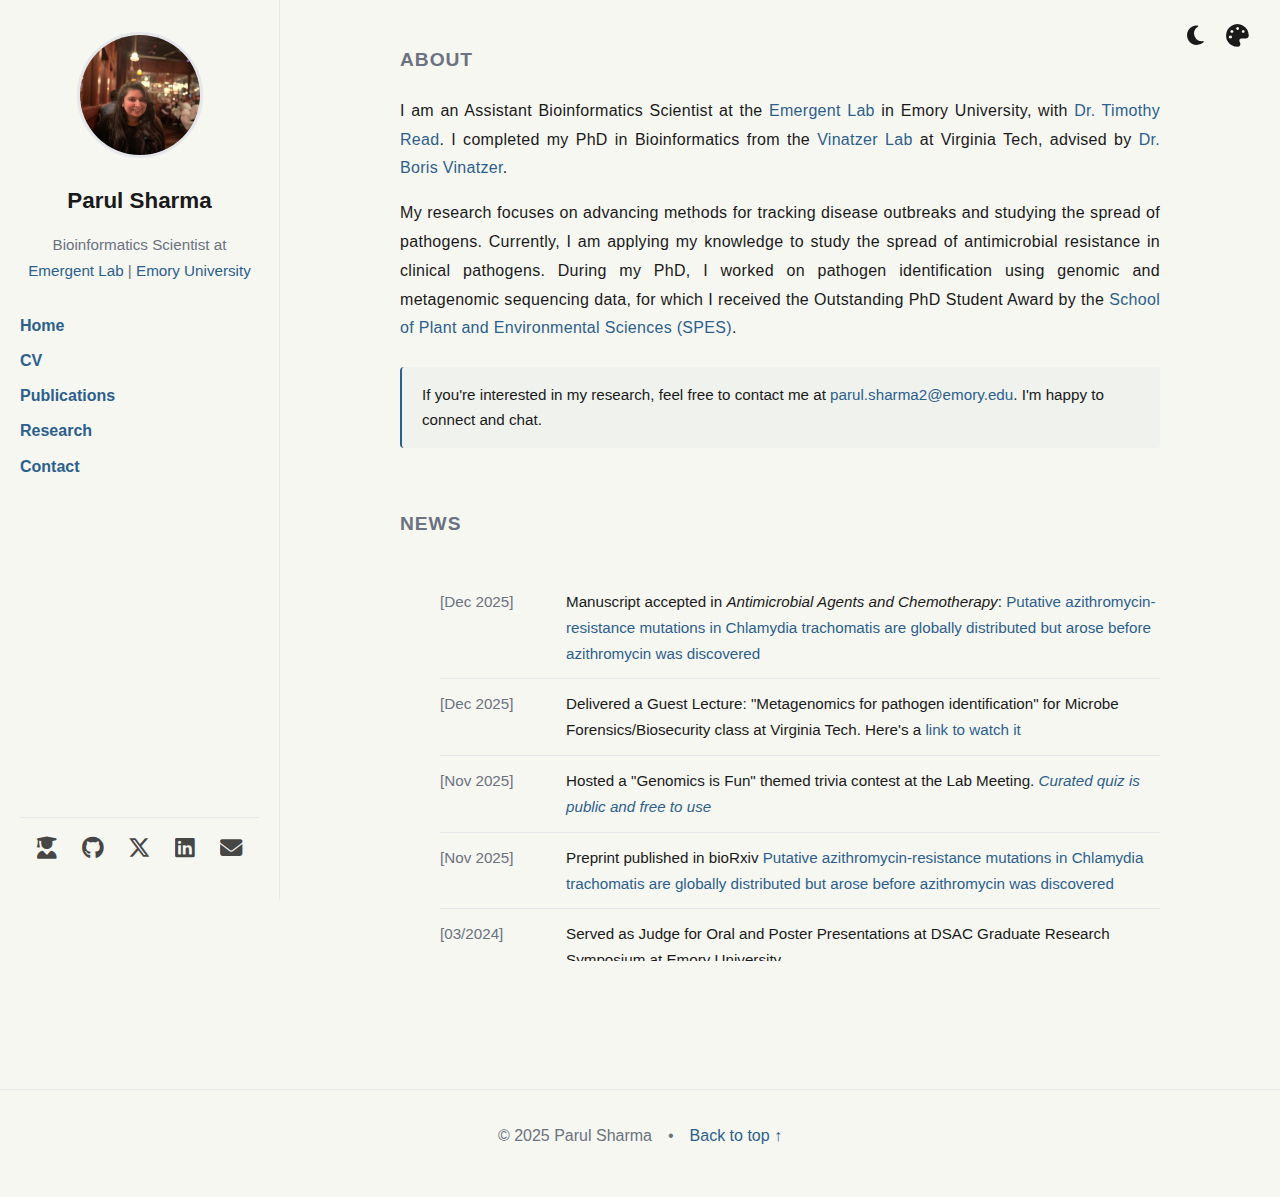
<file: index.html>
<!DOCTYPE html>
<html lang="en">
<head>
  <meta charset="UTF-8">
  <meta name="viewport" content="width=device-width, initial-scale=1.0">
  <title>Parul Sharma</title>
  <link rel="icon" href="public/fav.png">
  <link rel="stylesheet" href="styles/global.css">
  <link rel="stylesheet" href="https://cdnjs.cloudflare.com/ajax/libs/font-awesome/6.4.2/css/all.min.css">
  <script src="scripts/sidebar.js" defer></script>
  <script src="scripts/theme.js" defer></script>
</head>
<body>
  <button class="theme-toggle" onclick="cycleColorTheme()" aria-label="Cycle color theme">
    <i class="fas fa-palette"></i>
  </button>
  <button id="mode-toggle" class="mode-toggle" onclick="toggleDarkMode()" aria-label="Toggle dark mode" title="Dark mode">
    <i class="fas fa-moon"></i>
  </button>

  <div id="sidebar-root"></div>

  <div class="container with-sidebar">
    <section class="bio" id="about">
      <h2>About</h2>
      <p>I am an Assistant Bioinformatics Scientist at the <a href="https://read-lab-confederation.github.io/">Emergent Lab</a> in Emory University, with 
      <a href="https://med.emory.edu/directory/profile/?u=TREAD">Dr. Timothy Read</a>. I completed my PhD in Bioinformatics from the 
      <a href="https://sites.google.com/vt.edu/lab-vinatzer/home">Vinatzer Lab</a> at Virginia Tech, advised by 
      <a href="https://spes.vt.edu/faculty-staff/faculty/vinatzer-boris.html">Dr. Boris Vinatzer</a>.</p>
      <p>My research focuses on advancing methods for tracking disease outbreaks and studying the spread of pathogens. Currently, I am applying my knowledge to study the spread of antimicrobial resistance in clinical pathogens. During my PhD, I worked on pathogen identification using genomic and metagenomic sequencing data, for which I received the Outstanding PhD Student Award by the 
      <a href="https://spes.vt.edu/">School of Plant and Environmental Sciences (SPES)</a>.</p>
      <div class="contact-callout">
        If you're interested in my research, feel free to contact me at <a href="mailto:parul.sharma2@emory.edu">parul.sharma2@emory.edu</a>. I'm happy to connect and chat.
      </div>
    </section>

    <section class="news-section" id="news">
      <h2>News</h2>
      <div class="news-container">
        <ul class="news-list">
          <li class="news-item"><span class="news-date">[Dec 2025]</span><span class="news-content">Manuscript accepted in <i>Antimicrobial Agents and Chemotherapy</i>: <a href="https://doi.org/10.1101/2025.11.10.687758">Putative azithromycin-resistance mutations in Chlamydia trachomatis are globally distributed but arose before azithromycin was discovered</a></span></li>
          <li class="news-item"><span class="news-date">[Dec 2025]</span><span class="news-content">Delivered a Guest Lecture: "Metagenomics for pathogen identification" for Microbe Forensics/Biosecurity class at Virginia Tech. Here's a <a href="https://drive.google.com/file/d/1tACwkvIDmhfF8tt7BdsuZsK9fniXQpbe/view?usp=drive_link">link to watch it</a></span></li>
          <li class="news-item"><span class="news-date">[Nov 2025]</span><span class="news-content">Hosted a "Genomics is Fun" themed trivia contest at the Lab Meeting. <i><a href="https://www.mentimeter.com/app/presentation/alfqx1dfqscwfj1z9evqzso39e6npu6h/view?question=jb438b2w6osn">Curated quiz is public and free to use</a></i></span></li>
          <li class="news-item"><span class="news-date">[Nov 2025]</span><span class="news-content">Preprint published in bioRxiv <a href="https://doi.org/10.1101/2025.11.10.687758">Putative azithromycin-resistance mutations in Chlamydia trachomatis are globally distributed but arose before azithromycin was discovered</a></span></li>
          <li class="news-item"><span class="news-date">[03/2024]</span><span class="news-content">Served as Judge for Oral and Poster Presentations at DSAC Graduate Research Symposium at Emory University</span></li>
          <li class="news-item"><span class="news-date">[2024]</span><span class="news-content">Poster presentation: "Whole-Genome Classification and Detection of Chlamydia trachomatis Strains Using the MetaChlam Pipeline" at ASM Conference on Rapid Applied Microbial NGS, Washington DC</span></li>
          <li class="news-item"><span class="news-date">[2024]</span><span class="news-content">Poster presentation: "LINtax: Replacing taxonomy with ANI similarity thresholds for strain-level pathogen detection" at International Conference on Plant Pathogenic Bacteria, Blacksburg</span></li>
          <li class="news-item"><span class="news-date">[2024]</span><span class="news-content">Publication in <i>Phytopathology</i>: <a href="https://doi.org/10.1094/PHYTO-06-23-0212-R">A survey of xylella fastidiosa in Virginia reveals wide distribution of subspecies fastidiosa and multiplex in grapevine</a></span></li>
          <li class="news-item"><span class="news-date">[2024]</span><span class="news-content">Publication in <i>Phytopathology</i>: <a href="https://doi.org/10.1094/PHYTO-06-24-0187-R">Genotypic and phenotypic analyses show Ralstonia solanacearum cool virulence is a quantitative trait</a></span></li>
          <li class="news-item"><span class="news-date">[2024]</span><span class="news-content">Publication in <i>IEEE/ACM Transactions on Computational Biology and Bioinformatics</i>: LINgroups as a principled approach to compare and integrate multiple bacterial taxonomies</span></li>
          <li class="news-item"><span class="news-date">[2023]</span><span class="news-content">PhD successfully defended at Virginia Tech. Thesis: "Development of Bioinformatic pipelines to improve sequence-based pathogen classification and identification"</span></li>
          <li class="news-item"><span class="news-date">[2023]</span><span class="news-content">Awarded Outstanding PhD Student Award in Basic Research by the School of Plant and Environmental Sciences, Virginia Tech</span></li>
          <li class="news-item"><span class="news-date">[2023]</span><span class="news-content">Publication in <i>Frontiers in Microbiology</i>: <a href="https://doi.org/10.3389/fmicb.2023.1254999">Genomic delineation and description of species and within-species lineages in the genus Pantoea</a></span></li>
          <li class="news-item"><span class="news-date">[2023]</span><span class="news-content">Co-authored letter in <i>PhytoFrontiers</i>: <a href="https://doi.org/10.1094/PHYTOFR-06-23-0071-LE">The ralstonia research community rejects the proposal to classify phylotype I ralstonia into the new species ralstonia nicotianae</a></span></li>
          <li class="news-item"><span class="news-date">[2023]</span><span class="news-content">Conducted hands-on workshop on "LINtax: A tool to identify biosecurity pathogens from metagenomic data" at USDA-APHIS, Maryland</span></li>
          <li class="news-item"><span class="news-date">[09/2023]</span><span class="news-content">Started position as Assistant Scientist, Bioinformatics at Emory University under Dr. Timothy Read</span></li>
          <li class="news-item"><span class="news-date">[2022]</span><span class="news-content">Received Travel Grant from School of Plant and Environmental Sciences, Virginia Tech</span></li>
          <li class="news-item"><span class="news-date">[2022]</span><span class="news-content">Received Research Grant from PacBio Genomics Day, Atlanta</span></li>
          <li class="news-item"><span class="news-date">[2022]</span><span class="news-content">Publication in <i>The ISME Journal</i>: <a href="https://doi.org/10.1038/s41396-021-01140-4">Ice nucleation in a gram-positive bacterium isolated from precipitation depends on a polyketide synthase and non-ribosomal peptide synthetase</a></span></li>
          <li class="news-item"><span class="news-date">[2022]</span><span class="news-content">Publication in <i>Microbial Genomics</i>: <a href="https://doi.org/10.1099/mgen.0.000822">Investigating plant disease outbreaks with long-read metagenomics using xylella fastidiosa</a></span></li>
          <li class="news-item"><span class="news-date">[2022]</span><span class="news-content">Publication in <i>Microbial Genomics</i>: <a href="https://doi.org/10.1099/mgen.0.000791">Meta analysis of the Ralstonia solanacearum species complex based on comparative evolutionary genomics</a></span></li>
          <li class="news-item"><span class="news-date">[2022]</span><span class="news-content">Conducted hands-on workshop on "Metagenomics and Microbial Sequencing for Diagnostics" at International Phytobiomes Conference, Denver</span></li>
          <li class="news-item"><span class="news-date">[2022]</span><span class="news-content">Co-organized Panel Discussion on "Plant Disease Pandemic Prevention" at Transnational Plant Science Symposium, Virginia Tech</span></li>
          <li class="news-item"><span class="news-date">[2021]</span><span class="news-content">Received Travel Grant from Graduate Student Association Travel Fund Program, Virginia Tech</span></li>
          <li class="news-item"><span class="news-date">[2021]</span><span class="news-content">Publication in <i>Phytobiomes Journal</i>: <a href="https://doi.org/10.1094/PBIOMES-04-21-0025-R">Experimental evidence pointing to rain as a reservoir of tomato phyllosphere microbiota</a></span></li>
          <li class="news-item"><span class="news-date">[2021]</span><span class="news-content">Publication in <i>Frontiers in Genetics</i>: <a href="https://doi.org/10.3389/fgene.2021.631340">Genetic landscape of rare autoinflammatory disease variants in Qatar and Middle Eastern populations</a></span></li>
          <li class="news-item"><span class="news-date">[2021]</span><span class="news-content">Co-authored publication in <i>PLOS ONE</i>: <a href="https://doi.org/10.1371/journal.pone.0244567">DALIA—A comprehensive resource of disease alleles in Arab population</a></span></li>
          <li class="news-item"><span class="news-date">[2021]</span><span class="news-content">Poster presentation "Cool virulence: Catch me if you can" wins Best Poster at SPES Graduate Student Poster Showcase, Virginia Tech</span></li>
          <li class="news-item"><span class="news-date">[2020]</span><span class="news-content">Received Travel Grant from Plant Health 2020 conference</span></li>
          <li class="news-item"><span class="news-date">[2020]</span><span class="news-content">Won 1st Prize for Oral Presentation at American Phytopathological Society Potomac Division Meeting</span></li>
          <li class="news-item"><span class="news-date">[2020]</span><span class="news-content">Won 1st Prize for Flash Talk at Graduate Student Association Research Symposium, Virginia Tech</span></li>
          <li class="news-item"><span class="news-date">[02/14/2020]</span><span class="news-content"><strong>MEDIA COVERAGE:</strong> Featured in <a href="https://vtx.vt.edu/articles/2020/01/FLSI-vinatzer-plant-pathogen-technology.html?utm_source=cmpgn_news&utm_medium=email&utm_campaign=vtUnirelNewsDailyCMP_021720-fs">Virginia Tech News</a>: "Researchers apply new technology to identify plant pathogen strains in Virginia" for strain-level identification research</span></li>
          <li class="news-item"><span class="news-date">[2020]</span><span class="news-content">Publication in <i>Phytopathology</i>: <a href="https://doi.org/10.1094/PHYTO-09-19-0351-R">Strain-level identification of bacterial tomato pathogens directly from metagenomic sequences</a></span></li>
          <li class="news-item"><span class="news-date">[2020]</span><span class="news-content">Co-authored publication in <i>Plant Disease</i>: <a href="https://doi.org/10.1094/PDIS-06-20-1269-A">Genome resource: Ralstonia solanacearum from the 2020 US geranium introduction</a></span></li>
          <li class="news-item"><span class="news-date">[2019]</span><span class="news-content">Poster presentation "Strain-level identification of tomato pathogens from metagenomic sequences" wins Best Poster at SPES Graduate Student Poster Showcase, Virginia Tech</span></li>
          <li class="news-item"><span class="news-date">[2019]</span><span class="news-content">Presentation: "Hi Alexa! What's wrong with my tomato plant?" at Nutshell Games 2019, Virginia Tech</span></li>
          <li class="news-item"><span class="news-date">[2018]</span><span class="news-content">Started PhD in Genetics, Bioinformatics and Computational Biology at Virginia Tech under Dr. Boris Vinatzer</span></li>
          <li class="news-item"><span class="news-date">[09/24/2016]</span><span class="news-content"><strong>MEDIA COVERAGE:</strong> Research featured in <a href="https://www.natureasia.com/en/nmiddleeast/article/10.1038/nmiddleeast.2016.137">Nature Asia</a>: "Qatar exome study: An advancement in precision medicine" for pharmacogenomics work</span></li>
          <li class="news-item"><span class="news-date">[2016]</span><span class="news-content">Publication in <i>Pharmacogenomics</i>: <a href="https://doi.org/10.2217/pgs-2016-0130">Landscape of warfarin and clopidogrel pharmacogenetic variants in Qatari population from whole exome datasets</a></span></li>
          <li class="news-item"><span class="news-date">[2016]</span><span class="news-content">Co-authored publication in <i>Journal of Applied Microbiology</i>: <a href="https://doi.org/10.1111/jam.13078">Escherichia coli biofilm: Development and therapeutic strategies</a></span></li>
          <li class="news-item"><span class="news-date">[2015]</span><span class="news-content">Received Complete Tuition Waiver for Master's degree from Department of Biotechnology, India</span></li>
          <li class="news-item"><span class="news-date">[2015]</span><span class="news-content">Received Scholarship for qualifying the Graduate Aptitude Test in Engineering from Ministry of Human Resource Development, Government of India</span></li>
        </ul>
      </div>
    </section>
  </div>

  <footer>
    <div class="footer-content">
      <span>&copy; 2025 Parul Sharma</span>
      <span>•</span>
      <a href="#" class="back-to-top" onclick="scrollToTop(event)">Back to top ↑</a>
    </div>
  </footer>
</body>
</html>
</file>
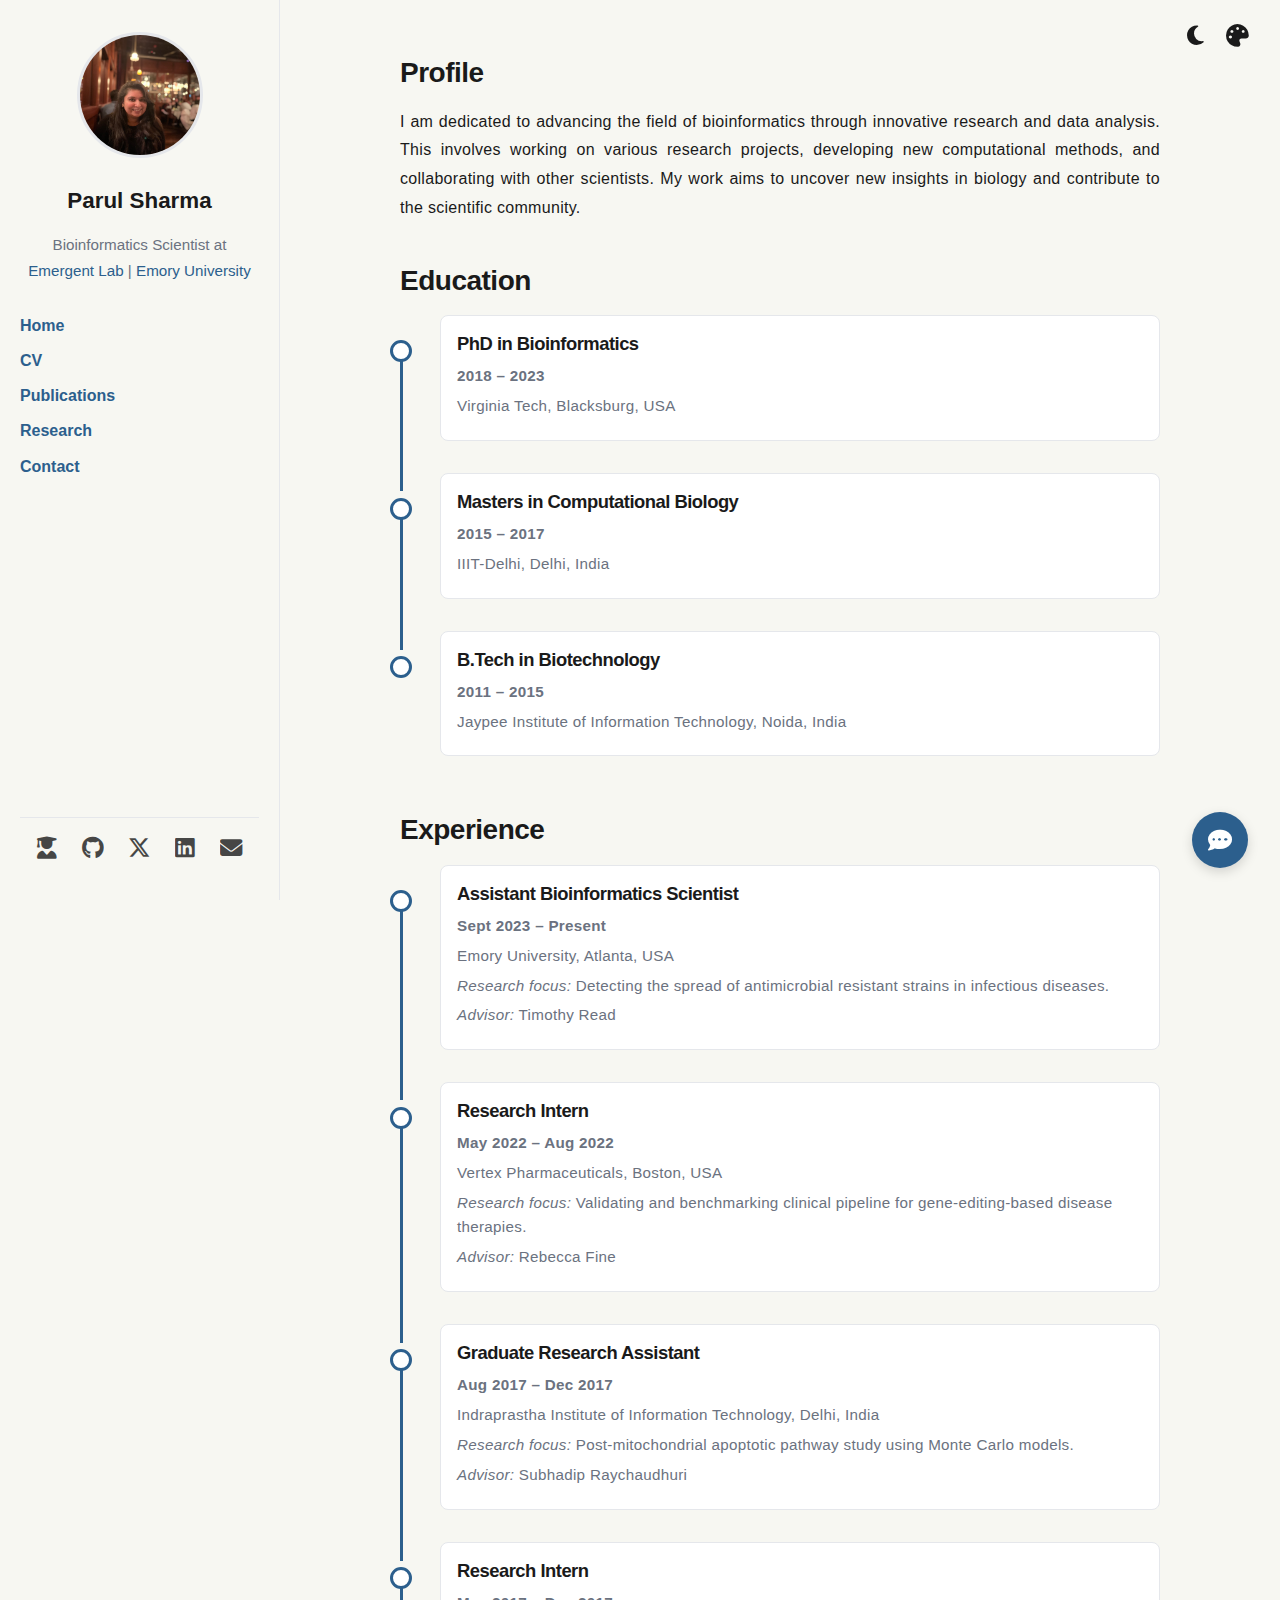
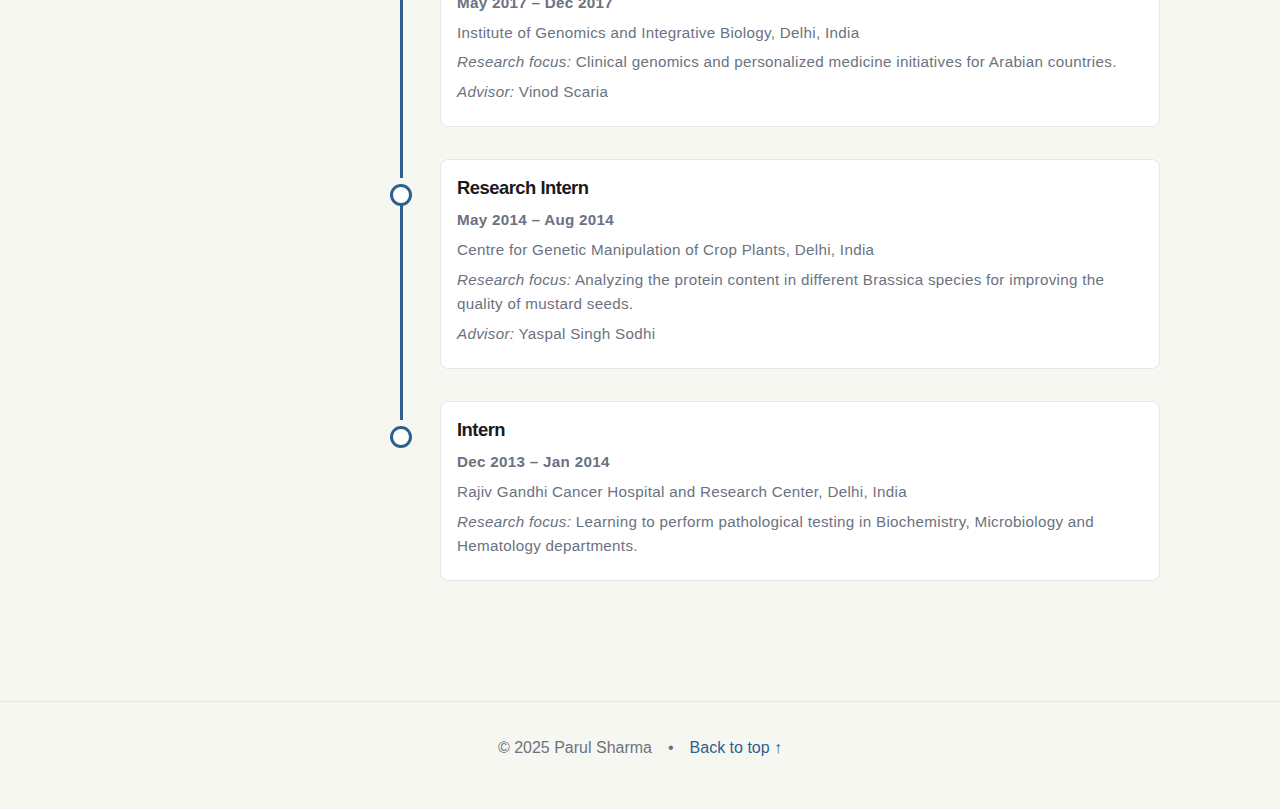
<file: cv.html>
<!DOCTYPE html>
<html lang="en">
<head>
  <meta charset="UTF-8">
  <meta name="viewport" content="width=device-width, initial-scale=1.0">
  <title>Parul Sharma | CV</title>
  <link rel="stylesheet" href="styles/global.css">
  <link rel="stylesheet" href="https://cdnjs.cloudflare.com/ajax/libs/font-awesome/6.4.2/css/all.min.css">
  <script src="scripts/sidebar.js" defer></script>
  <script src="scripts/theme.js" defer></script>
  <script src="scripts/feedback.js" defer></script>
</head>
<body>
  <button class="theme-toggle" onclick="cycleColorTheme()" aria-label="Cycle color theme">
    <i class="fas fa-palette"></i>
  </button>
  <button id="mode-toggle" class="mode-toggle" onclick="toggleDarkMode()" aria-label="Toggle dark mode" title="Dark mode">
    <i class="fas fa-moon"></i>
  </button>
  <div id="sidebar-root"></div>
  <div class="container with-sidebar">
  <main>
    <section class="section">
      <h2 class="section-title">Profile</h2>
      <p class="mb-10 text-justify">I am dedicated to advancing the field of bioinformatics through innovative research and data analysis. This involves working on various research projects, developing new computational methods, and collaborating with other scientists. My work aims to uncover new insights in biology and contribute to the scientific community.</p>
    </section>
    <section class="section">
      <h2 class="section-title">Education</h2>
      <div class="timeline">
        <div class="card">
          <h3>PhD in Bioinformatics</h3>
          <p><strong>2018 – 2023</strong></p>
          <p>Virginia Tech, Blacksburg, USA</p>
        </div>
        <div class="card">
          <h3>Masters in Computational Biology</h3>
          <p><strong>2015 – 2017</strong></p>
          <p>IIIT-Delhi, Delhi, India</p>
        </div>
        <div class="card">
          <h3>B.Tech in Biotechnology</h3>
          <p><strong>2011 – 2015</strong></p>
          <p>Jaypee Institute of Information Technology, Noida, India</p>
        </div>
      </div>
    </section>
    <section class="section">
      <h2 class="section-title">Experience</h2>
      <div class="timeline">
        <div class="card">
          <h3>Assistant Bioinformatics Scientist</h3>
          <p><strong>Sept 2023 – Present</strong></p>
          <p>Emory University, Atlanta, USA</p>
          <p><em>Research focus:</em> Detecting the spread of antimicrobial resistant strains in infectious diseases.</p>
          <p><em>Advisor:</em> Timothy Read</p>
        </div>
        <div class="card">
          <h3>Research Intern</h3>
          <p><strong>May 2022 – Aug 2022</strong></p>
          <p>Vertex Pharmaceuticals, Boston, USA</p>
          <p><em>Research focus:</em> Validating and benchmarking clinical pipeline for gene-editing-based disease therapies.</p>
          <p><em>Advisor:</em> Rebecca Fine</p>
        </div>
        <div class="card">
          <h3>Graduate Research Assistant</h3>
          <p><strong>Aug 2017 – Dec 2017</strong></p>
          <p>Indraprastha Institute of Information Technology, Delhi, India</p>
          <p><em>Research focus:</em> Post-mitochondrial apoptotic pathway study using Monte Carlo models.</p>
          <p><em>Advisor:</em> Subhadip Raychaudhuri</p>
        </div>
        <div class="card">
          <h3>Research Intern</h3>
          <p><strong>May 2017 – Dec 2017</strong></p>
          <p>Institute of Genomics and Integrative Biology, Delhi, India</p>
          <p><em>Research focus:</em> Clinical genomics and personalized medicine initiatives for Arabian countries.</p>
          <p><em>Advisor:</em> Vinod Scaria</p>
        </div>
        <div class="card">
          <h3>Research Intern</h3>
          <p><strong>May 2014 – Aug 2014</strong></p>
          <p>Centre for Genetic Manipulation of Crop Plants, Delhi, India</p>
          <p><em>Research focus:</em> Analyzing the protein content in different Brassica species for improving the quality of mustard seeds.</p>
          <p><em>Advisor:</em> Yaspal Singh Sodhi</p>
        </div>
        <div class="card">
          <h3>Intern</h3>
          <p><strong>Dec 2013 – Jan 2014</strong></p>
          <p>Rajiv Gandhi Cancer Hospital and Research Center, Delhi, India</p>
          <p><em>Research focus:</em> Learning to perform pathological testing in Biochemistry, Microbiology and Hematology departments.</p>
        </div>
      </div>
    </section>
  </main>
  </div>
  <footer>
    <div class="footer-content">
      <span>&copy; 2025 Parul Sharma</span>
      <span>•</span>
      <a href="#" class="back-to-top" onclick="scrollToTop(event)">Back to top ↑</a>
    </div>
  </footer>
  
</body>
</html>
</file>
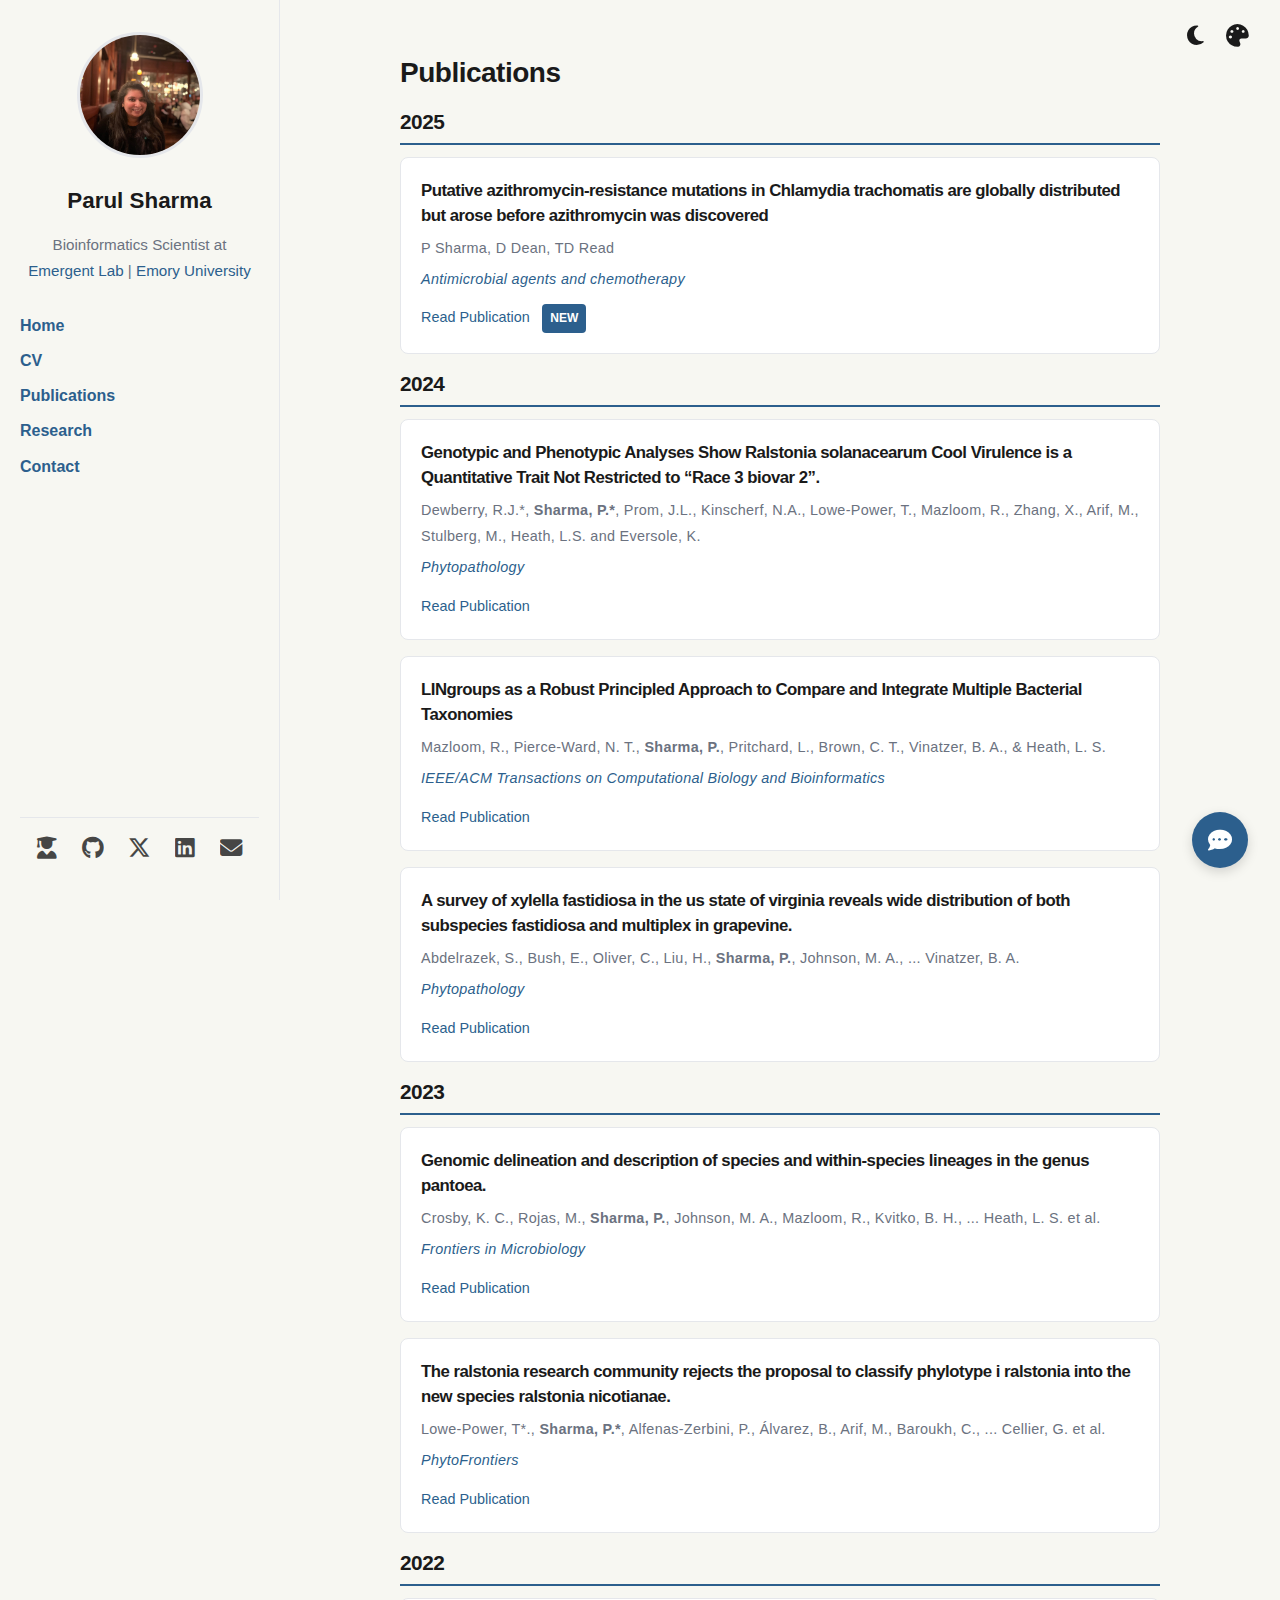
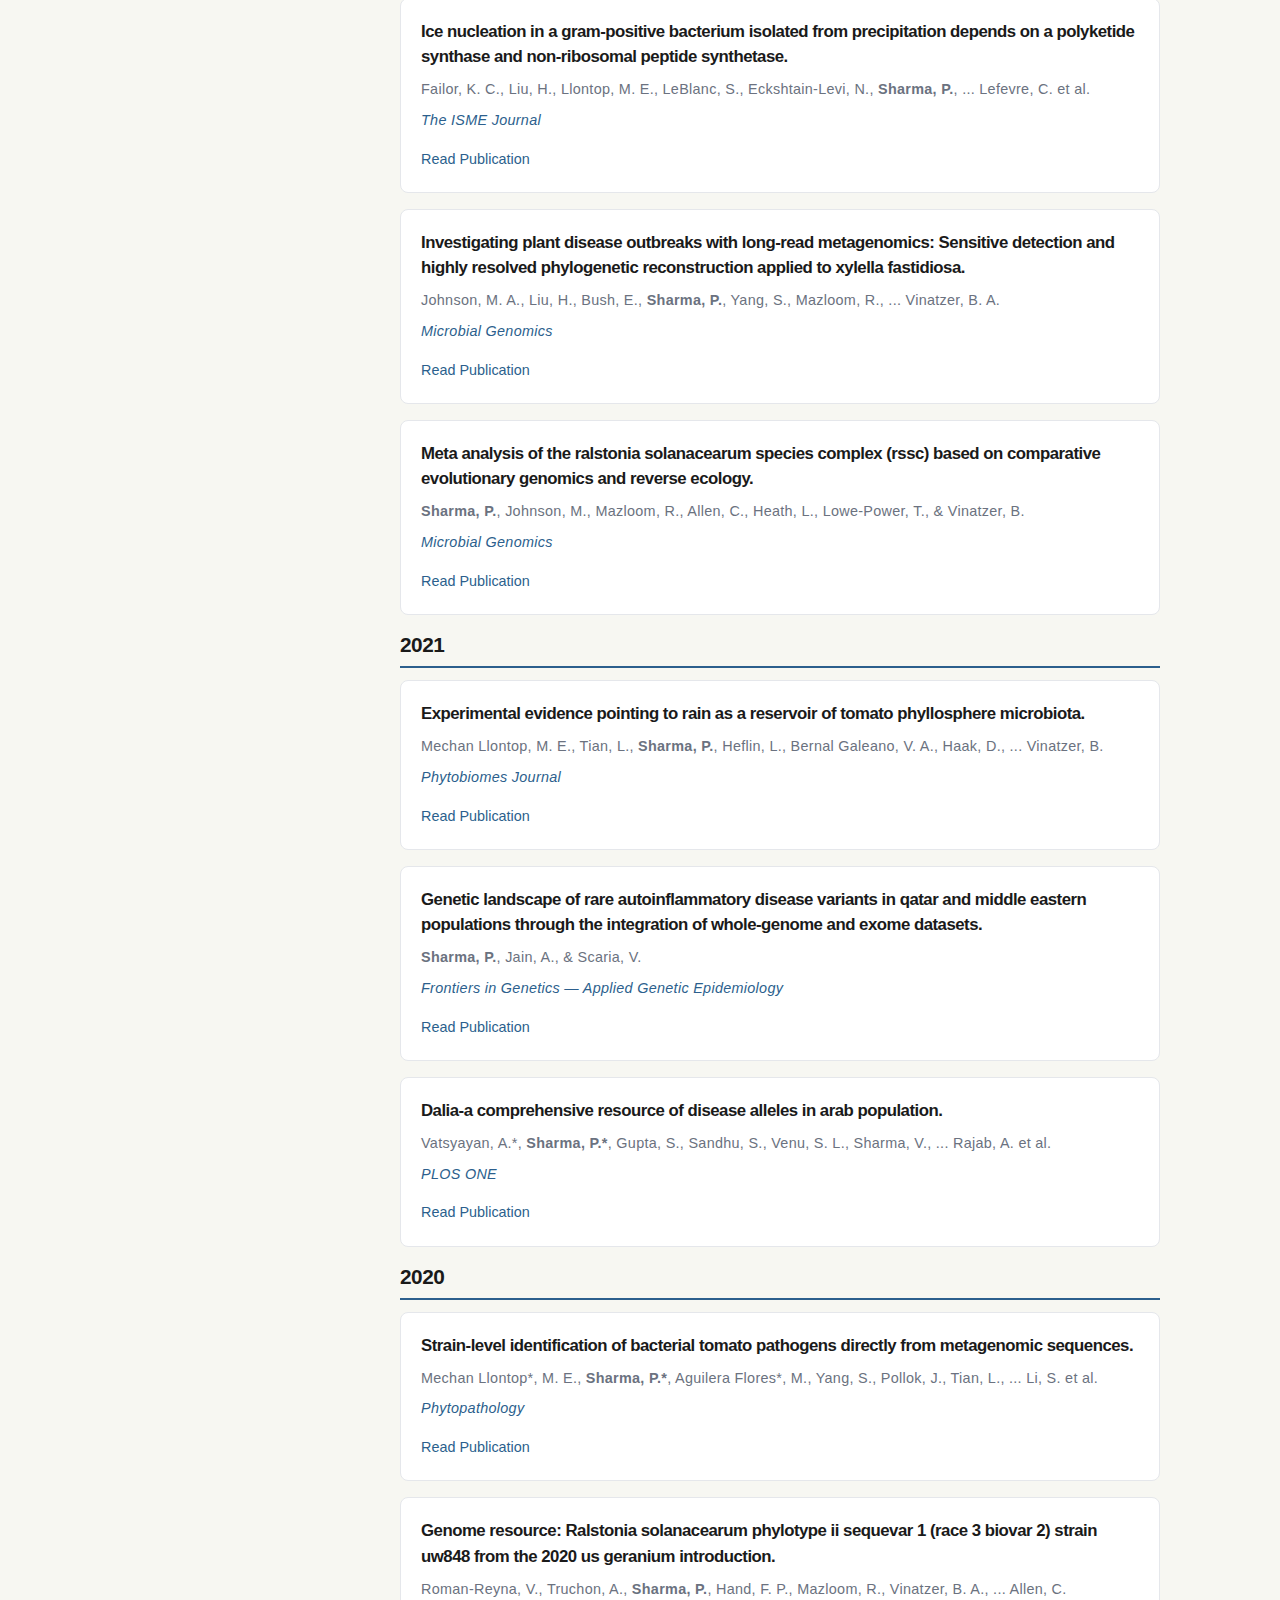
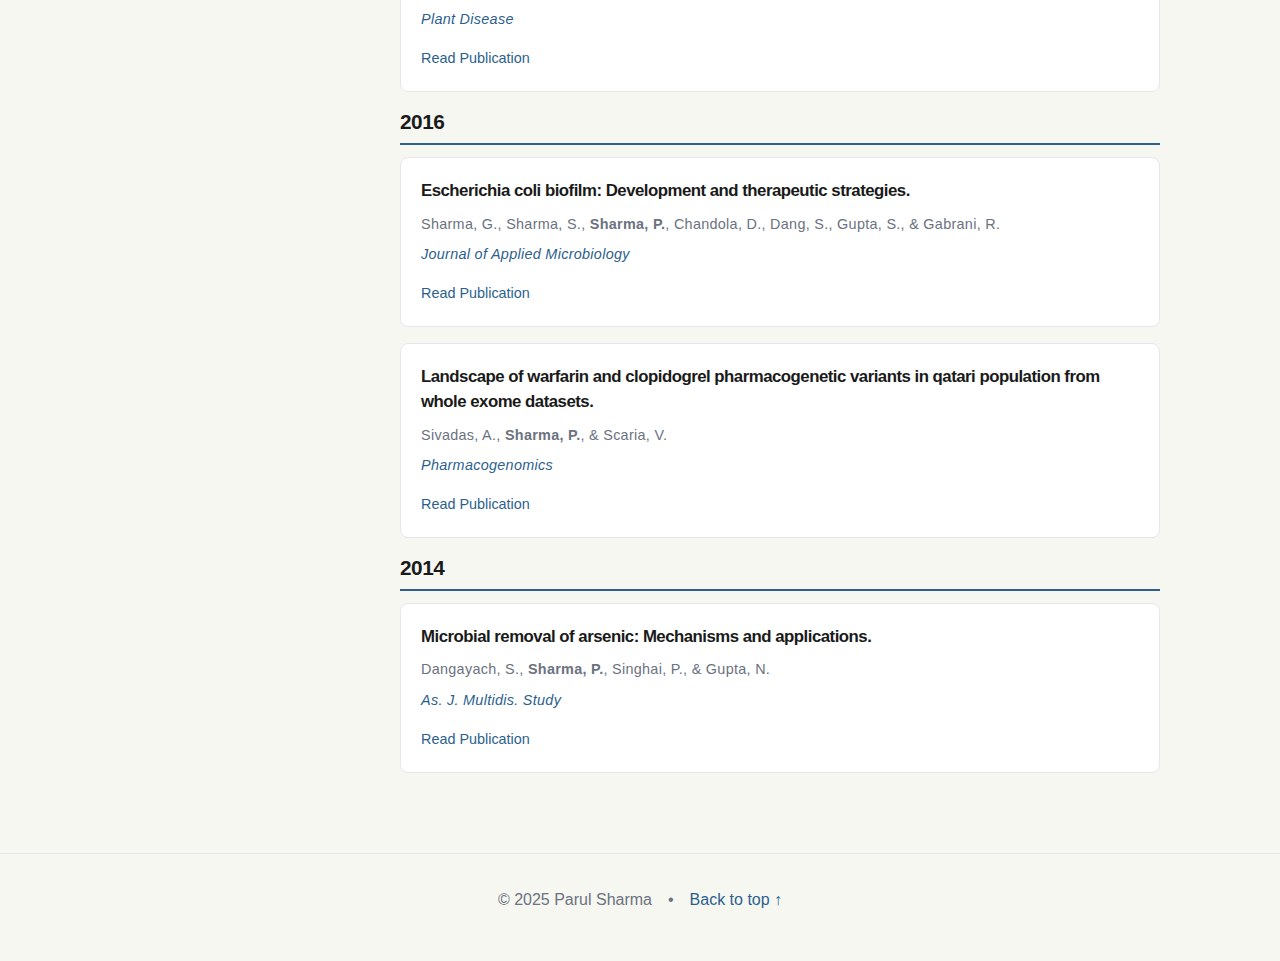
<file: publications.html>
<!DOCTYPE html>
<html lang="en">
<head>
  <meta charset="UTF-8">
  <meta name="viewport" content="width=device-width, initial-scale=1.0">
  <title>Parul Sharma | Publications</title>
  <link rel="stylesheet" href="styles/global.css">
  <link rel="stylesheet" href="https://cdnjs.cloudflare.com/ajax/libs/font-awesome/6.4.2/css/all.min.css">
  <script src="scripts/sidebar.js" defer></script>
  <script src="scripts/theme.js" defer></script>
  <script src="scripts/feedback.js" defer></script>
</head>
<body>
  <button class="theme-toggle" onclick="cycleColorTheme()" aria-label="Cycle color theme">
    <i class="fas fa-palette"></i>
  </button>
  <button id="mode-toggle" class="mode-toggle" onclick="toggleDarkMode()" aria-label="Toggle dark mode" title="Dark mode">
    <i class="fas fa-moon"></i>
  </button>
  <div id="sidebar-root"></div>
  <div class="container with-sidebar">
  <main>
    <section>
      <h2 class="section-title">Publications</h2>
      <div class="year-section">
        <h3 class="publication-year-header">2025</h3>
        <div class="publication-card">
          <h4>Putative azithromycin-resistance mutations in Chlamydia trachomatis are globally distributed but arose before azithromycin was discovered</h4>
          <p>P Sharma, D Dean, TD Read</p>
          <p><i>Antimicrobial agents and chemotherapy</i></p>
          <a href="https://doi.org/10.1101/2025.11.10.687758" target="_blank">Read Publication</a>
          <span class="badge">NEW</span>
        </div>
      </div>
      <div class="year-section">
        <h3 class="publication-year-header">2024</h3>
        <div class="publication-card">
          <h4>Genotypic and Phenotypic Analyses Show Ralstonia solanacearum Cool Virulence is a Quantitative Trait Not Restricted to “Race 3 biovar 2”.</h4>
          <p>Dewberry, R.J.*, <b>Sharma, P.*</b>, Prom, J.L., Kinscherf, N.A., Lowe-Power, T., Mazloom, R., Zhang, X., Arif, M., Stulberg, M., Heath, L.S. and Eversole, K.</p>
          <p><i>Phytopathology</i></p>
          <a href="https://apsjournals.apsnet.org/doi/abs/10.1094/PHYTO-06-24-0187-R" target="_blank">Read Publication</a>
          
        </div>
        <div class="publication-card">
          <h4>LINgroups as a Robust Principled Approach to Compare and Integrate Multiple Bacterial Taxonomies</h4>
          <p>Mazloom, R., Pierce-Ward, N. T., <b>Sharma, P.</b>, Pritchard, L., Brown, C. T., Vinatzer, B. A., & Heath, L. S.</p>
          <p><i>IEEE/ACM Transactions on Computational Biology and Bioinformatics</i></p>
          <a href="https://ieeexplore.ieee.org/abstract/document/10706828" target="_blank">Read Publication</a>
        </div>
        <div class="publication-card">
          <h4>A survey of xylella fastidiosa in the us state of virginia reveals wide distribution of both subspecies fastidiosa and multiplex in grapevine.</h4>
          <p>Abdelrazek, S., Bush, E., Oliver, C., Liu, H., <b>Sharma, P.</b>, Johnson, M. A., ... Vinatzer, B. A.</p>
          <p><i>Phytopathology</i></p>
          <a href="https://doi.org/10.1094/PHYTO-06-23-0212-R" target="_blank">Read Publication</a>
          
        </div>
      </div>
      <div class="year-section">
        <h3 class="publication-year-header">2023</h3>
        <div class="publication-card">
          <h4>Genomic delineation and description of species and within-species lineages in the genus pantoea.</h4>
          <p>Crosby, K. C., Rojas, M., <b>Sharma, P.</b>, Johnson, M. A., Mazloom, R., Kvitko, B. H., ... Heath, L. S. et al.</p>
          <p><i>Frontiers in Microbiology</i></p>
          <a href="https://doi.org/10.3389/fmicb.2023.1254999" target="_blank">Read Publication</a>
        </div>
        <div class="publication-card">
          <h4>The ralstonia research community rejects the proposal to classify phylotype i ralstonia into the new species ralstonia nicotianae.</h4>
          <p>Lowe-Power, T*., <b>Sharma, P.*</b>, Alfenas-Zerbini, P., Álvarez, B., Arif, M., Baroukh, C., ... Cellier, G. et al.</p>
          <p><i>PhytoFrontiers</i></p>
          <a href="https://doi.org/10.1094/PHYTOFR-06-23-0071-LE" target="_blank">Read Publication</a>
        </div>
      </div>
      <div class="year-section">
        <h3 class="publication-year-header">2022</h3>
        <div class="publication-card">
          <h4>Ice nucleation in a gram-positive bacterium isolated from precipitation depends on a polyketide synthase and non-ribosomal peptide synthetase.</h4>
          <p>Failor, K. C., Liu, H., Llontop, M. E., LeBlanc, S., Eckshtain-Levi, N., <b>Sharma, P.</b>, ... Lefevre, C. et al.</p>
          <p><i>The ISME Journal</i></p>
          <a href="https://doi.org/10.1038/s41396-021-01140-4" target="_blank">Read Publication</a>
        </div>
        <div class="publication-card">
          <h4>Investigating plant disease outbreaks with long-read metagenomics: Sensitive detection and highly resolved phylogenetic reconstruction applied to xylella fastidiosa.</h4>
          <p>Johnson, M. A., Liu, H., Bush, E., <b>Sharma, P.</b>, Yang, S., Mazloom, R., ... Vinatzer, B. A.</p>
          <p><i>Microbial Genomics</i></p>
          <a href="https://doi.org/10.1099/mgen.0.000822" target="_blank">Read Publication</a>
        </div>
        <div class="publication-card">
          <h4>Meta analysis of the ralstonia solanacearum species complex (rssc) based on comparative evolutionary genomics and reverse ecology.</h4>
          <p><b>Sharma, P.</b>, Johnson, M., Mazloom, R., Allen, C., Heath, L., Lowe-Power, T., & Vinatzer, B.</p>
          <p><i>Microbial Genomics</i></p>
          <a href="https://doi.org/10.1099/mgen.0.000791" target="_blank">Read Publication</a>
        </div>
      </div>
      <div class="year-section">
        <h3 class="publication-year-header">2021</h3>
        <div class="publication-card">
          <h4>Experimental evidence pointing to rain as a reservoir of tomato phyllosphere microbiota.</h4>
          <p>Mechan Llontop, M. E., Tian, L., <b>Sharma, P.</b>, Heflin, L., Bernal Galeano, V. A., Haak, D., ... Vinatzer, B.</p>
          <p><i>Phytobiomes Journal</i></p>
          <a href="https://doi.org/10.1038/s41396-021-01140-4" target="_blank">Read Publication</a>
        </div>
        <div class="publication-card">
          <h4>Genetic landscape of rare autoinflammatory disease variants in qatar and middle eastern populations through the integration of whole-genome and exome datasets.</h4>
          <p><b>Sharma, P.</b>, Jain, A., & Scaria, V.</p>
          <p><i>Frontiers in Genetics — Applied Genetic Epidemiology</i></p>
          <a href="https://doi.org/10.3389/fgene.2021.631340" target="_blank">Read Publication</a>
        </div>
        <div class="publication-card">
          <h4>Dalia-a comprehensive resource of disease alleles in arab population.</h4>
          <p>Vatsyayan, A.*, <b>Sharma, P.*</b>, Gupta, S., Sandhu, S., Venu, S. L., Sharma, V., ... Rajab, A. et al.</p>
          <p><i>PLOS ONE</i></p>
          <a href="https://doi.org/10.1371/journal.pone.0244567" target="_blank">Read Publication</a>
        </div>
      </div>
      <div class="year-section">
        <h3 class="publication-year-header">2020</h3>
        <div class="publication-card">
          <h4>Strain-level identification of bacterial tomato pathogens directly from metagenomic sequences.</h4>
          <p>Mechan Llontop*, M. E., <b>Sharma, P.*</b>, Aguilera Flores*, M., Yang, S., Pollok, J., Tian, L., ... Li, S. et al.</p>
          <p><i>Phytopathology</i></p>
          <a href="https://doi.org/10.1094/PHYTO-09-19-0351-R" target="_blank">Read Publication</a>
        </div>
        <div class="publication-card">
          <h4>Genome resource: Ralstonia solanacearum phylotype ii sequevar 1 (race 3 biovar 2) strain uw848 from the 2020 us geranium introduction.</h4>
          <p>Roman-Reyna, V., Truchon, A., <b>Sharma, P.</b>, Hand, F. P., Mazloom, R., Vinatzer, B. A., ... Allen, C.</p>
          <p><i>Plant Disease</i></p>
          <a href="https://doi.org/10.1094/PDIS-06-20-1269-A" target="_blank">Read Publication</a>
        </div>
      </div>
      <div class="year-section">
        <h3 class="publication-year-header">2016</h3>
        <div class="publication-card">
          <h4>Escherichia coli biofilm: Development and therapeutic strategies.</h4>
          <p>Sharma, G., Sharma, S., <b>Sharma, P.</b>, Chandola, D., Dang, S., Gupta, S., & Gabrani, R.</p>
          <p><i>Journal of Applied Microbiology</i></p>
          <a href="https://doi.org/10.1111/jam.13078" target="_blank">Read Publication</a>
        </div>
        <div class="publication-card">
          <h4>Landscape of warfarin and clopidogrel pharmacogenetic variants in qatari population from whole exome datasets.</h4>
          <p>Sivadas, A., <b>Sharma, P.</b>, & Scaria, V.</p>
          <p><i>Pharmacogenomics</i></p>
          <a href="https://doi.org/10.2217/pgs-2016-0130" target="_blank">Read Publication</a>
        </div>
      </div>
      <div class="year-section">
        <h3 class="publication-year-header">2014</h3>
        <div class="publication-card">
          <h4>Microbial removal of arsenic: Mechanisms and applications.</h4>
          <p>Dangayach, S., <b>Sharma, P.</b>, Singhai, P., & Gupta, N.</p>
          <p><i>As. J. Multidis. Study</i></p>
          <a href="#" target="_blank">Read Publication</a>
        </div>
      </div>
      <!-- Add more years and publications as needed, following the same structure -->
    </section>
  </main>
  </div>
  <footer>
    <div class="footer-content">
      <span>&copy; 2025 Parul Sharma</span>
      <span>•</span>
      <a href="#" class="back-to-top" onclick="scrollToTop(event)">Back to top ↑</a>
    </div>
  </footer>
  
</body>
</html>
</file>
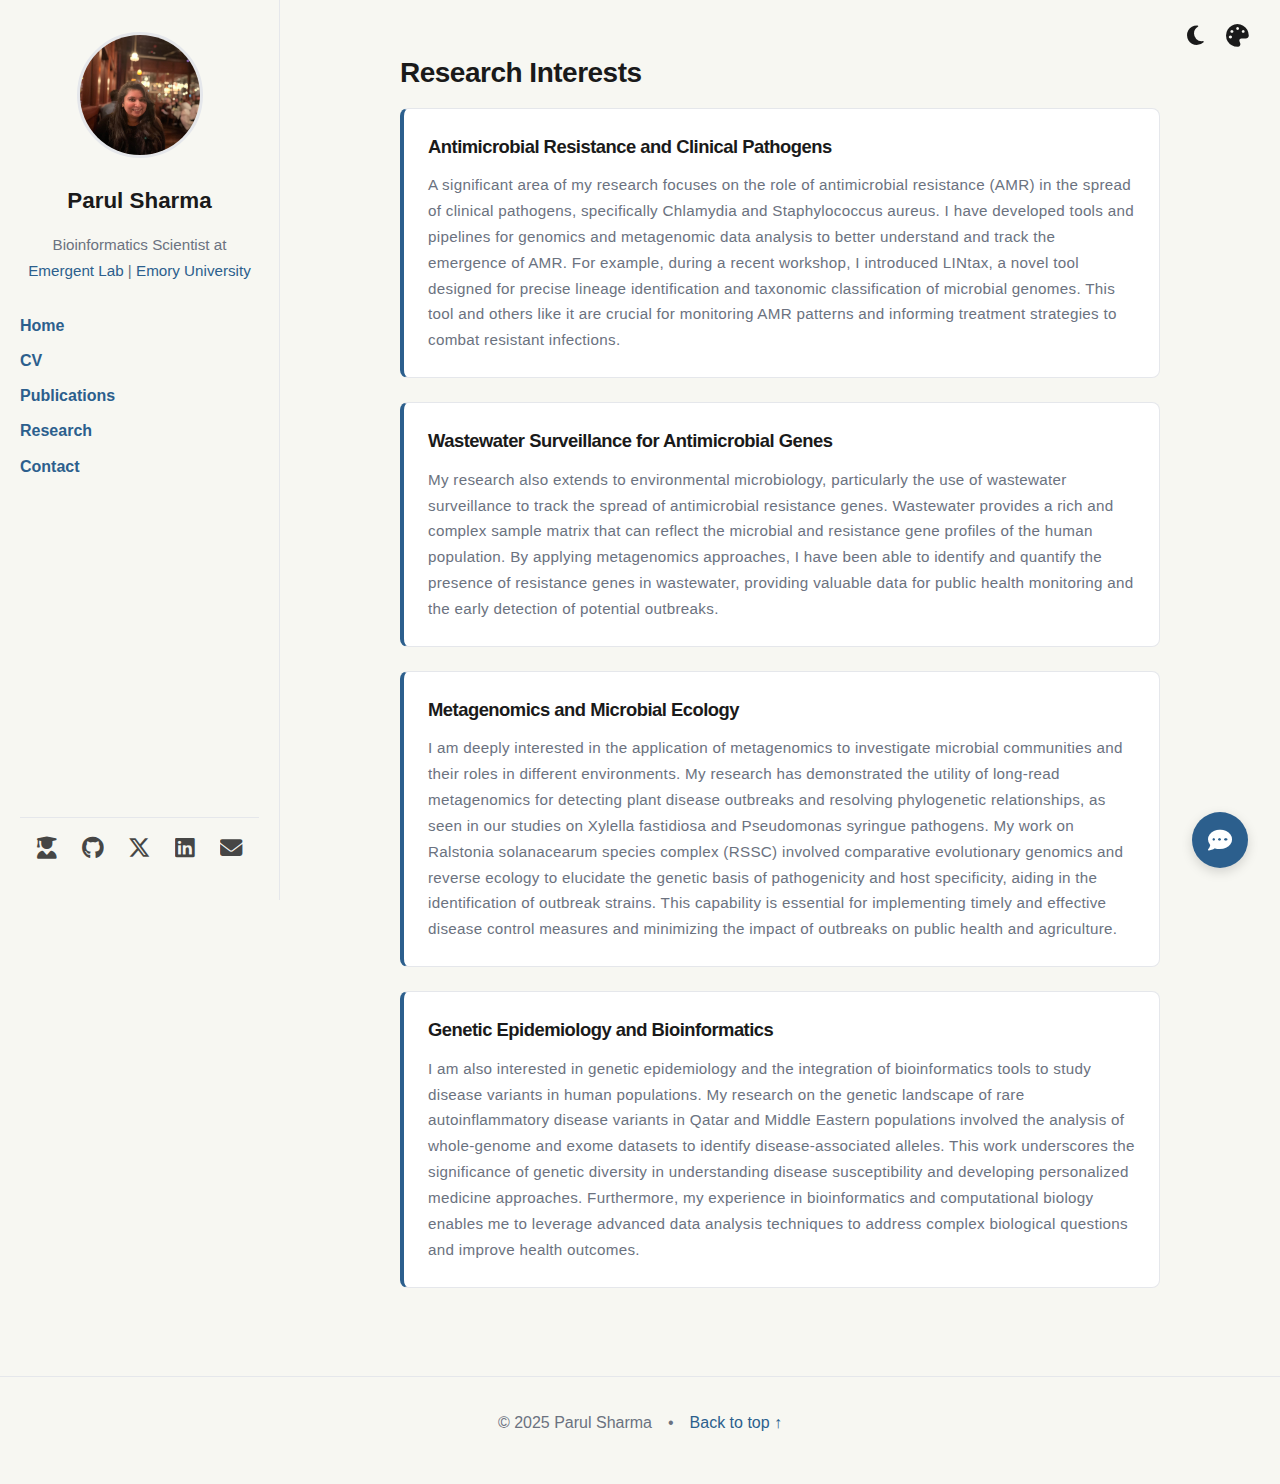
<file: research.html>
<!DOCTYPE html>
<html lang="en">
<head>
  <meta charset="UTF-8">
  <meta name="viewport" content="width=device-width, initial-scale=1.0">
  <title>Parul Sharma | Research</title>
  <link rel="stylesheet" href="styles/global.css">
  <link rel="stylesheet" href="https://cdnjs.cloudflare.com/ajax/libs/font-awesome/6.4.2/css/all.min.css">
  <script src="scripts/sidebar.js" defer></script>
  <script src="scripts/theme.js" defer></script>
  <script src="scripts/feedback.js" defer></script>
</head>
<body>
  <button class="theme-toggle" onclick="cycleColorTheme()" aria-label="Cycle color theme">
    <i class="fas fa-palette"></i>
  </button>
  <button id="mode-toggle" class="mode-toggle" onclick="toggleDarkMode()" aria-label="Toggle dark mode" title="Dark mode">
    <i class="fas fa-moon"></i>
  </button>
  <div id="sidebar-root"></div>
  <div class="container with-sidebar">
  <main>
    <section>
      <h2 class="section-title">Research Interests</h2>
      <div class="research-card">
        <h3>Antimicrobial Resistance and Clinical Pathogens</h3>
        <p>A significant area of my research focuses on the role of antimicrobial resistance (AMR) in the spread of clinical pathogens, specifically Chlamydia and Staphylococcus aureus. I have developed tools and pipelines for genomics and metagenomic data analysis to better understand and track the emergence of AMR. For example, during a recent workshop, I introduced LINtax, a novel tool designed for precise lineage identification and taxonomic classification of microbial genomes. This tool and others like it are crucial for monitoring AMR patterns and informing treatment strategies to combat resistant infections.</p>
      </div>
      <div class="research-card">
        <h3>Wastewater Surveillance for Antimicrobial Genes</h3>
        <p>My research also extends to environmental microbiology, particularly the use of wastewater surveillance to track the spread of antimicrobial resistance genes. Wastewater provides a rich and complex sample matrix that can reflect the microbial and resistance gene profiles of the human population. By applying metagenomics approaches, I have been able to identify and quantify the presence of resistance genes in wastewater, providing valuable data for public health monitoring and the early detection of potential outbreaks.</p>
      </div>
      <div class="research-card">
        <h3>Metagenomics and Microbial Ecology</h3>
        <p>I am deeply interested in the application of metagenomics to investigate microbial communities and their roles in different environments. My research has demonstrated the utility of long-read metagenomics for detecting plant disease outbreaks and resolving phylogenetic relationships, as seen in our studies on Xylella fastidiosa and Pseudomonas syringue pathogens. My work on Ralstonia solanacearum species complex (RSSC) involved comparative evolutionary genomics and reverse ecology to elucidate the genetic basis of pathogenicity and host specificity, aiding in the identification of outbreak strains. This capability is essential for implementing timely and effective disease control measures and minimizing the impact of outbreaks on public health and agriculture.</p>
      </div>
      <div class="research-card">
        <h3>Genetic Epidemiology and Bioinformatics</h3>
        <p>I am also interested in genetic epidemiology and the integration of bioinformatics tools to study disease variants in human populations. My research on the genetic landscape of rare autoinflammatory disease variants in Qatar and Middle Eastern populations involved the analysis of whole-genome and exome datasets to identify disease-associated alleles. This work underscores the significance of genetic diversity in understanding disease susceptibility and developing personalized medicine approaches. Furthermore, my experience in bioinformatics and computational biology enables me to leverage advanced data analysis techniques to address complex biological questions and improve health outcomes.</p>
      </div>
    </section>
  </main>
  </div>
  <footer>
    <div class="footer-content">
      <span>&copy; 2025 Parul Sharma</span>
      <span>•</span>
      <a href="#" class="back-to-top" onclick="scrollToTop(event)">Back to top ↑</a>
    </div>
  </footer>
  
</body>
</html>
</file>
<file: styles/global.css>
:root {
  /* Light mode — Teal Scientific */
  --text-light: #1A1A1A;
  --text-dark: #E7E9EC;
  --bg-light: #F7F7F2;
  --bg-dark: #0B0F14;
  --accent-light: #2C5F8D;
  --accent-dark: #8DBCE3;
  --accent-hover: #3E78A3; /* hover in light mode */
  --secondary-light: #6B7280;
  --secondary-dark: #9CA3AF;
  --border-light: #E5E7EB;
  --border-dark: #22262B;
  --sidebar-width: 280px;   /* single source of truth */
  --sidebar-gap: 80px;      /* space between sidebar and content */
  
  /* Main color tokens (light mode defaults) */
  --bg: #F7F7F2;
  --text: #1A1A1A;
  --muted: #6B7280;
  --accent: #2C5F8D;
  --card-bg: #FFFFFF;
  --border: #E5E7EB;
  --success: #10b981;        /* Success/confirmation color */
  --focus-shadow: rgba(44, 95, 141, 0.1);  /* Light mode focus shadow */
}

/* Dark mode token overrides */
body.dark {
  --text-light: #E7E9EC;
  --text-dark: #1A1A1A;
  --bg-light: #0B0F14;
  --bg-dark: #F7F7F2;
  --accent-light: #8DBCE3;
  --accent-dark: #2C5F8D;
  --accent-hover: #A5CCEA; /* hover in dark mode */
  --secondary-light: #9CA3AF;
  --secondary-dark: #6B7280;
  --border-light: #22262B;
  --border-dark: #E5E7EB;
  
  /* Main color tokens (dark mode) */
  --bg: #0B0F14;
  --text: #E7E9EC;
  --muted: #9CA3AF;
  --accent: #8DBCE3;
  --card-bg: #121417;
  --border: #22262B;
  --success: #10b981;        /* Success color (same in both modes) */
  --focus-shadow: rgba(141, 188, 227, 0.1);  /* Dark mode focus shadow */
}

/* Pleasant alternate color themes */
/* Palette variants */
/* Palette variants (apply base surfaces only in light mode) */
body:not(.dark).theme-teal {
  --bg: #F7F7F2;
  --bg-light: #F7F7F2;
  --card-bg: #FFFFFF;
  --border: #E5E7EB;
  --border-light: #E5E7EB;
  --accent: #2C5F8D;
  --accent-hover: #3E78A3;
}

body:not(.dark).theme-grey {
  --bg: #F2F3F5;
  --bg-light: #F2F3F5;
  --card-bg: #FFFFFF;
  --border: #E5E7EB;
  --border-light: #E5E7EB;
  --accent: #4B5563;      /* Slate accent for light */
  --accent-hover: #64748B;
}

/* Grey palette accents for dark mode */
body.dark.theme-grey {
  --accent: #9AA4B2;
  --accent-hover: #B4BDCA;
}

body {
  font-family: -apple-system, BlinkMacSystemFont, 'Segoe UI', 'Roboto', sans-serif;
  margin: 0;
  padding: 0;
  background: var(--bg);
  color: var(--text);
  line-height: 1.7;
  font-weight: 400;
}

/* Enhanced typography for better readability */
p { line-height: 1.8; letter-spacing: 0.3px; }
h1, h2, h3, h4, h5, h6 { letter-spacing: -0.5px; line-height: 1.3; font-weight: 600; }

.container {
  max-width: 980px;
  margin: 0 auto;
  padding: 2rem 2.5rem 4rem;
}

.site-header {
  background: var(--card-bg);
  color: var(--text);
  padding: 1.25rem 1.5rem;
  border-bottom: 1px solid var(--border);
}

.site-header h1 {
  margin: 0;
}

nav {
  margin-top: 0.5rem;
}

nav a {
  color: var(--accent);
  text-decoration: none;
  margin-right: 0.75rem;
}

nav a:hover {
  color: var(--accent-hover);
}

main {
  padding: 0;
}

.muted { color: var(--muted); }

footer {
  background: transparent;
  color: var(--muted);
  text-align: center;
  padding: 2rem 1rem 3rem;
  border-top: 1px solid var(--border);
}

/* Footer layout + icons (shared) */
.footer-content {
  display: flex;
  justify-content: center;
  align-items: center;
  gap: 1rem;
  flex-wrap: wrap;
}

.footer-social {
  display: flex;
  gap: 0.75rem;
}

.footer-social a {
  color: var(--text);
  opacity: 0.8;
  text-decoration: none;
  font-size: 1.1rem;
}

.footer-social a:hover { opacity: 1; }

.back-to-top {
  color: var(--accent);
  text-decoration: none;
  cursor: pointer;
}

.back-to-top:hover { text-decoration: underline; }

/* Shared sidebar styles for all pages */
.sidebar {
  position: fixed;
  top: 0;
  left: 0;
  height: 100vh;
  width: var(--sidebar-width);
  padding: 2rem 1.25rem;
  background: var(--bg);
  border-right: 1px solid var(--border);
  display: flex;
  flex-direction: column;
  align-items: flex-start;
  text-align: left;
  gap: 1rem;
  overflow-y: auto;             /* ensure bottom icons are reachable */
  overscroll-behavior: contain; /* avoid rubber-banding */
  padding-bottom: 1rem;         /* tighter bottom padding as requested */
  z-index: 100;                 /* keep above page content */
  box-sizing: border-box;       /* include padding in height */
}

.sidebar .profile-image {
  width: 120px;
  height: 120px;
  border-radius: 50%;
  object-fit: cover;
  border: 3px solid var(--border);
  margin-bottom: 0.5rem;
  align-self: center; /* center photo in the sidebar */
}

.sidebar .name { font-size: 1.4rem; font-weight: 700; }
.sidebar .role { color: var(--secondary-light); font-size: 0.95rem; margin-top: -0.25rem; }
/* Center name and role under the photo */
.sidebar .name,
.sidebar .role {
  align-self: center;
  text-align: center;
}
body.dark .sidebar .role { color: var(--secondary-dark); }
.sidebar .role a {
  color: var(--accent-light);
  text-decoration: none;
}
body.dark .sidebar .role a { color: var(--accent-dark); }
.sidebar .role a:hover {
  color: var(--accent-hover);
  text-decoration: none;
}

.sidebar-nav { display: flex; flex-direction: column; gap: 0.5rem; width: 100%; margin-top: 0.75rem; }
.sidebar-nav a {
  color: var(--accent-light);
  text-decoration: none;
  font-weight: 600;
  display: block;
}
body.dark .sidebar-nav a { color: var(--accent-dark); }
.sidebar-nav a:hover {
  color: var(--accent-hover);
  text-decoration: none;
  opacity: 1; /* override any generic dimming */
}

.sidebar .social-links {
  margin-top: auto; /* push to bottom */
  position: sticky; /* keep visible when scrolling */
  bottom: 0;
  display: flex;
  justify-content: space-evenly; /* evenly spread */
  gap: 0.5rem;
  padding: 0.75rem 0 calc(1rem + env(safe-area-inset-bottom));
  border-top: 1px solid var(--border);
  background: var(--bg);
  width: 100%;
}
.sidebar .social-links a {
  color: var(--text);
  opacity: 0.8;
  font-size: 1.4rem;
}
.sidebar .social-links a:hover { opacity: 1; }

/* Content shift when sidebar present */
@media (min-width: 769px) {
  .with-sidebar { margin-left: calc(var(--sidebar-width) + var(--sidebar-gap)); }
  .site-header, .header { display: none; }
  /* Balance right whitespace to match sidebar gap on the left */
  .container.with-sidebar { padding-right: calc(2.5rem + var(--sidebar-gap)); }
}

/* Mobile: sidebar becomes top block */
@media (max-width: 768px) {
  .sidebar { position: static; height: auto; width: auto; border-right: none; padding: 1rem 0; }
}

/* Generic card style for lists and sections */
.card {
  background: var(--card-bg);
  border: 1px solid var(--border);
  border-radius: 8px;
  padding: 1rem;
  margin-bottom: 1rem;
  transition: background-color 0.3s ease, border-color 0.3s ease;
}

.year-section { margin-top: 1rem; }
.year-section h3 { margin: 0.5rem 0 0.75rem; }

/* Publication card styling */
.publication-card {
  background: var(--card-bg);
  border: 1px solid var(--border);
  border-radius: 8px;
  padding: 1.25rem;
  margin-bottom: 1rem;
  transition: all 0.2s ease, background-color 0.3s ease, border-color 0.3s ease;
}

.publication-card:hover {
  border-color: var(--accent);
  box-shadow: 0 4px 12px rgba(0, 0, 0, 0.05);
}

body.dark .publication-card:hover {
  box-shadow: 0 4px 12px rgba(0, 0, 0, 0.2);
}

.publication-card h4 {
  font-size: 1.05rem;
  font-weight: 600;
  margin: 0 0 0.5rem;
  color: var(--text);
  line-height: 1.5;
}

.publication-card p {
  font-size: 0.9rem;
  margin: 0.3rem 0;
  color: var(--muted);
}

.publication-card p i {
  color: var(--accent);
  font-weight: 500;
}

.publication-card a {
  display: inline-block;
  margin-top: 0.5rem;
  font-size: 0.9rem;
  color: var(--accent);
  text-decoration: none;
  transition: opacity 0.2s ease;
}

.publication-card a:hover {
  text-decoration: underline;
}

.publication-year-header {
  font-size: 1.3rem;
  font-weight: 600;
  color: var(--text);
  margin: 1.5rem 0 0.75rem;
  padding-bottom: 0.5rem;
  border-bottom: 2px solid var(--accent);
}

.badge {
  display: inline-block;
  background: var(--accent);
  color: white;
  font-size: 0.75rem;
  font-weight: 600;
  padding: 0.25rem 0.5rem;
  border-radius: 4px;
  margin-left: 0.5rem;
  text-transform: uppercase;
}

/* Research card styling */
.research-card {
  background: var(--card-bg);
  border: 1px solid var(--border);
  border-left: 4px solid var(--accent);
  border-radius: 8px;
  padding: 1.5rem;
  margin-bottom: 1.5rem;
  transition: all 0.2s ease, background-color 0.3s ease, border-color 0.3s ease;
}

.research-card:hover {
  border-left-color: var(--accent);
  box-shadow: 0 4px 12px rgba(0, 0, 0, 0.05);
  transform: translateY(-2px);
}

body.dark .research-card:hover {
  box-shadow: 0 4px 12px rgba(0, 0, 0, 0.2);
}

.research-card h3 {
  font-size: 1.15rem;
  font-weight: 600;
  color: var(--text);
  margin: 0 0 0.75rem;
  line-height: 1.5;
}

.research-card p {
  font-size: 0.95rem;
  line-height: 1.7;
  color: var(--muted);
  margin: 0;
}

/* Theme toggle button (shared) */
.theme-toggle {
  position: fixed;
  top: 1rem;
  right: 1.5rem;
  background: none;
  border: none;
  font-size: 1.4rem;
  cursor: pointer;
  color: var(--text);
  z-index: 1000;
  padding: 0.5rem;
}
.theme-toggle:hover { opacity: 0.8; }

/* Dark mode toggle next to theme palette */
.mode-toggle {
  position: fixed;
  top: 1rem;
  right: 4.25rem; /* sits left of the palette button */
  background: none;
  border: none;
  font-size: 1.4rem;
  cursor: pointer;
  color: var(--text);
  z-index: 1000;
  padding: 0.5rem;
}
.mode-toggle:hover { opacity: 0.8; }

/* Utility classes to mimic desired layout styles */
.text-5xl { font-size: 2.5rem; line-height: 1.2; }
.text-3xl { font-size: 1.75rem; line-height: 1.3; }
.font-bold { font-weight: 700; }
.w-full { width: 100%; }
.mb-5 { margin-bottom: 1.25rem; }
.mb-10 { margin-bottom: 2.5rem; }
.py-3 { padding-top: 0.75rem; padding-bottom: 0.75rem; }
.mx-6 { margin-left: 1.5rem; margin-right: 1.5rem; }
.text-justify { text-align: justify; }
.grid { display: grid; }
.gap-4 { gap: 1rem; }
.columns-2 { column-count: 2; }
.list-disc { list-style: disc; padding-left: 1.5rem; }

.section { margin-bottom: 2.5rem; }
.section-title {
  font-size: 1.75rem;
  font-weight: 700;
  margin-bottom: 1rem;
}

/* Timeline styles inspired by TimeLineElement component */
.timeline,
.time-line-container {
  position: relative;
  display: grid;
  gap: var(--tl-gap, 1rem);
  margin-bottom: 2rem;
  padding-left: var(--tl-pad, 2.5rem); /* space for the timeline line and dots */
}

.timeline .card,
.time-line-container .card,
.time-line-container .timeline-item {
  position: relative;
  background: var(--card-bg);
  padding: 1rem;
  border-radius: 8px;
  border: 1px solid var(--border);
}

.timeline .card::before,
.time-line-container .card::before,
.time-line-container .timeline-item::before {
  content: "";
  position: absolute;
  left: -1.63rem; /* aligns with border-left */
  top: 1rem;
  width: 10px;
  height: 10px;
  background: var(--accent);
  border-radius: 50%;
}

.timeline .card p,
.time-line-container .card p {
  margin: 0.35rem 0;
  color: var(--muted);
  font-size: 0.95rem;
  line-height: 1.6;
}

/* Prettier timeline heading styles */
.timeline .card h3,
.time-line-container .card h3 {
  margin: 0 0 0.5rem;
  font-size: 1.15rem;
  font-weight: 600;
  color: var(--text);
}

/* Timeline with accent left border */
.timeline,
.time-line-container {
  position: relative;
  display: grid;
  gap: var(--tl-gap, 1rem);
  margin-bottom: 2rem;
  padding-left: var(--tl-pad, 2.5rem); /* space for timeline line and dots */
}

/* Draw vertical connectors per item so the line stops at last dot */
.timeline .card::after,
.time-line-container .card::after,
.time-line-container .timeline-item::after {
  content: "";
  position: absolute;
  left: calc(-1 * var(--tl-pad, 2.5rem) - 1.5px); /* center of line under dot */
  top: calc(1.5rem + 11px); /* start at this dot's visual center (includes 3px border) */
  width: 3px;
  height: calc(100% + var(--tl-gap, 1rem) + 1px); /* extend through card and the grid gap */
  background: var(--accent);
}

.timeline .card:last-child::after,
.time-line-container .card:last-child::after,
.time-line-container .timeline-item:last-child::after { display: none; }

/* Nudge the very first connector up slightly so it visibly touches the first dot */
.timeline .card:first-child::after,
.time-line-container .card:first-child::after,
.time-line-container .timeline-item:first-child::after {
  top: calc(1.5rem + 10px);
}

/* Ensure dots render above the connector line */
.timeline .card::before,
.time-line-container .card::before,
.time-line-container .timeline-item::before { z-index: 1; }
.timeline .card::after,
.time-line-container .card::after,
.time-line-container .timeline-item::after { z-index: 0; }

.timeline .card,
.time-line-container .card,
.time-line-container .timeline-item {
  position: relative;
  background: var(--card-bg);
  padding: 1rem;
  border-radius: 8px;
  border: 1px solid var(--border);
  margin-left: 0;
}

.timeline .card::before,
.time-line-container .card::before,
.time-line-container .timeline-item::before {
  content: "";
  position: absolute;
  left: calc(-1 * var(--tl-pad, 2.5rem) - 11px); /* center the full circle (content + border) on the line */
  top: 1.5rem;
  width: 16px;
  height: 16px;
  background: var(--card-bg);
  border: 3px solid var(--accent);
  border-radius: 50%;
}

@media (max-width: 640px) {
  .container { padding: 1.5rem 1rem 3rem; }
  .text-5xl { font-size: 2rem; }
  .text-3xl { font-size: 1.25rem; }
}

/* General link styling (content) */
a { color: var(--accent); text-decoration: none; transition: color 0.2s ease, opacity 0.2s ease; }
a:hover { color: var(--accent-hover); }

/* Bio section (Home) */
.bio { margin-bottom: 4rem; }
.bio h2 {
  font-size: 1.2rem;
  font-weight: 600;
  margin-bottom: 1.5rem;
  text-transform: uppercase;
  letter-spacing: 0.05em;
  color: var(--secondary-light);
}
body.dark .bio h2 { color: var(--secondary-dark); }
.bio p { margin-bottom: 1rem; text-align: justify; }
.contact-callout {
  margin-top: 1.5rem;
  padding: 1rem 1.25rem;
  background: rgba(44, 95, 141, 0.03);
  border-left: 2px solid var(--accent-light);
  border-radius: 4px;
  font-size: 0.95rem;
  line-height: 1.6;
}
body.dark .contact-callout {
  background: rgba(107, 163, 212, 0.04);
  border-left-color: var(--accent-dark);
}
.contact-callout a { font-weight: 500; }

/* News section (Home) */
.news-section { margin-bottom: 4rem; }
.news-section h2 {
  font-size: 1.2rem;
  font-weight: 600;
  margin-bottom: 1.5rem;
  text-transform: uppercase;
  letter-spacing: 0.05em;
  color: var(--secondary-light);
}
body.dark .news-section h2 { color: var(--secondary-dark); }
.news-container {
  height: 400px;
  overflow-y: auto;
  overflow-x: hidden;
  position: relative;
  scroll-behavior: smooth;
}
.news-list { list-style: none; animation: scrollNews 40s linear infinite; }
.news-container:hover .news-list { animation-play-state: paused; }
.news-container::-webkit-scrollbar { width: 6px; }
.news-container::-webkit-scrollbar-track { background: var(--bg-light); }
body.dark .news-container::-webkit-scrollbar-track { background: var(--bg-dark); }
.news-container::-webkit-scrollbar-thumb { background: var(--border-light); border-radius: 3px; }
body.dark .news-container::-webkit-scrollbar-thumb { background: var(--border-dark); }
.news-container::-webkit-scrollbar-thumb:hover { background: var(--secondary-light); }
body.dark .news-container::-webkit-scrollbar-thumb:hover { background: var(--secondary-dark); }
@keyframes scrollNews { 0% { transform: translateY(0);} 100% { transform: translateY(-50%);} }
.news-item { padding: 0.75rem 0; border-bottom: 1px solid var(--border-light); font-size: 0.95rem; display: flex; gap: 1rem; }
@media (max-width: 640px) { .news-item { flex-direction: column; gap: 0.25rem; } }
body.dark .news-item { border-bottom-color: var(--border-dark); }
.news-item:last-child { border-bottom: none; }
.news-date { color: var(--secondary-light); font-weight: 500; flex-shrink: 0; min-width: 110px; }
body.dark .news-date { color: var(--secondary-dark); }
.news-content { flex: 1; }

/* ============================================
   Feedback Button & Modal
   ============================================ */

/* Floating Feedback Button */
.feedback-button {
  position: fixed;
  bottom: 2rem;
  right: 2rem;
  width: 56px;
  height: 56px;
  border-radius: 50%;
  background: var(--accent);
  color: white;
  border: none;
  cursor: pointer;
  box-shadow: 0 4px 12px rgba(0, 0, 0, 0.15);
  display: flex;
  align-items: center;
  justify-content: center;
  font-size: 1.5rem;
  transition: all 0.3s ease;
  z-index: 999;
}

.feedback-button:hover {
  background: var(--accent-hover);
  transform: scale(1.1);
  box-shadow: 0 6px 20px rgba(0, 0, 0, 0.2);
}

.feedback-button:active {
  transform: scale(0.95);
}

/* Feedback Modal */
.feedback-modal {
  display: none;
  position: fixed;
  top: 0;
  left: 0;
  width: 100%;
  height: 100%;
  background: rgba(0, 0, 0, 0.5);
  z-index: 1000;
  align-items: center;
  justify-content: center;
  opacity: 0;
  transition: opacity 0.3s ease;
}

.feedback-modal.active {
  display: flex;
  opacity: 1;
}

.feedback-modal-content {
  background: var(--card-bg);
  border-radius: 12px;
  padding: 2rem;
  max-width: 500px;
  width: 90%;
  max-height: 90vh;
  overflow-y: auto;
  position: relative;
  box-shadow: 0 10px 40px rgba(0, 0, 0, 0.3);
  animation: slideUp 0.3s ease;
}

@keyframes slideUp {
  from {
    transform: translateY(30px);
    opacity: 0;
  }
  to {
    transform: translateY(0);
    opacity: 1;
  }
}

.feedback-close {
  position: absolute;
  top: 1rem;
  right: 1rem;
  background: transparent;
  border: none;
  font-size: 1.5rem;
  color: var(--muted);
  cursor: pointer;
  width: 32px;
  height: 32px;
  display: flex;
  align-items: center;
  justify-content: center;
  border-radius: 6px;
  transition: all 0.2s ease;
}

.feedback-close:hover {
  background: var(--border);
  color: var(--text);
}

.feedback-modal-content h3 {
  margin: 0 0 0.5rem 0;
  color: var(--text);
  font-size: 1.5rem;
}

.feedback-modal-content > p {
  color: var(--muted);
  margin: 0 0 1.5rem 0;
  font-size: 0.95rem;
}

/* Feedback Form */
.feedback-form {
  display: flex;
  flex-direction: column;
  gap: 1.25rem;
}

.form-group {
  display: flex;
  flex-direction: column;
  gap: 0.5rem;
}

.form-group label {
  color: var(--text);
  font-weight: 500;
  font-size: 0.95rem;
}

.form-group input,
.form-group textarea,
.form-group select {
  padding: 0.75rem;
  border: 1px solid var(--border);
  border-radius: 6px;
  background: var(--bg);
  color: var(--text);
  font-family: inherit;
  font-size: 0.95rem;
  transition: border-color 0.2s ease;
}

.form-group input:focus,
.form-group textarea:focus,
.form-group select:focus {
  outline: none;
  border-color: var(--accent);
  box-shadow: 0 0 0 3px var(--focus-shadow);
}

.form-group textarea {
  resize: vertical;
  min-height: 100px;
}

.feedback-actions {
  display: flex;
  gap: 1rem;
  justify-content: flex-end;
  margin-top: 0.5rem;
}

.feedback-actions button {
  padding: 0.75rem 1.5rem;
  border-radius: 6px;
  font-weight: 500;
  font-size: 0.95rem;
  cursor: pointer;
  transition: all 0.2s ease;
  border: none;
}

.btn-cancel {
  background: var(--bg);
  color: var(--text);
  border: 1px solid var(--border);
}

.btn-cancel:hover {
  background: var(--border);
}

.btn-submit {
  background: var(--accent);
  color: white;
}

.btn-submit:hover {
  background: var(--accent-hover);
}

/* Success Message */
.feedback-success {
  display: flex;
  flex-direction: column;
  align-items: center;
  justify-content: center;
  text-align: center;
  padding: 2rem 0;
}

.feedback-success i {
  font-size: 3rem;
  color: var(--success);
  margin-bottom: 1rem;
}

.feedback-success p {
  margin: 0.5rem 0;
  color: var(--text);
  font-size: 1.1rem;
  font-weight: 500;
}

.feedback-success .feedback-note {
  font-size: 0.9rem;
  color: var(--muted);
  font-weight: normal;
}

/* Mobile Responsiveness */
@media (max-width: 768px) {
  .feedback-button {
    bottom: 1.5rem;
    right: 1.5rem;
    width: 50px;
    height: 50px;
    font-size: 1.3rem;
  }

  .feedback-modal-content {
    padding: 1.5rem;
    width: 95%;
  }

  .feedback-actions {
    flex-direction: column;
  }

  .feedback-actions button {
    width: 100%;
  }
}
</file>
